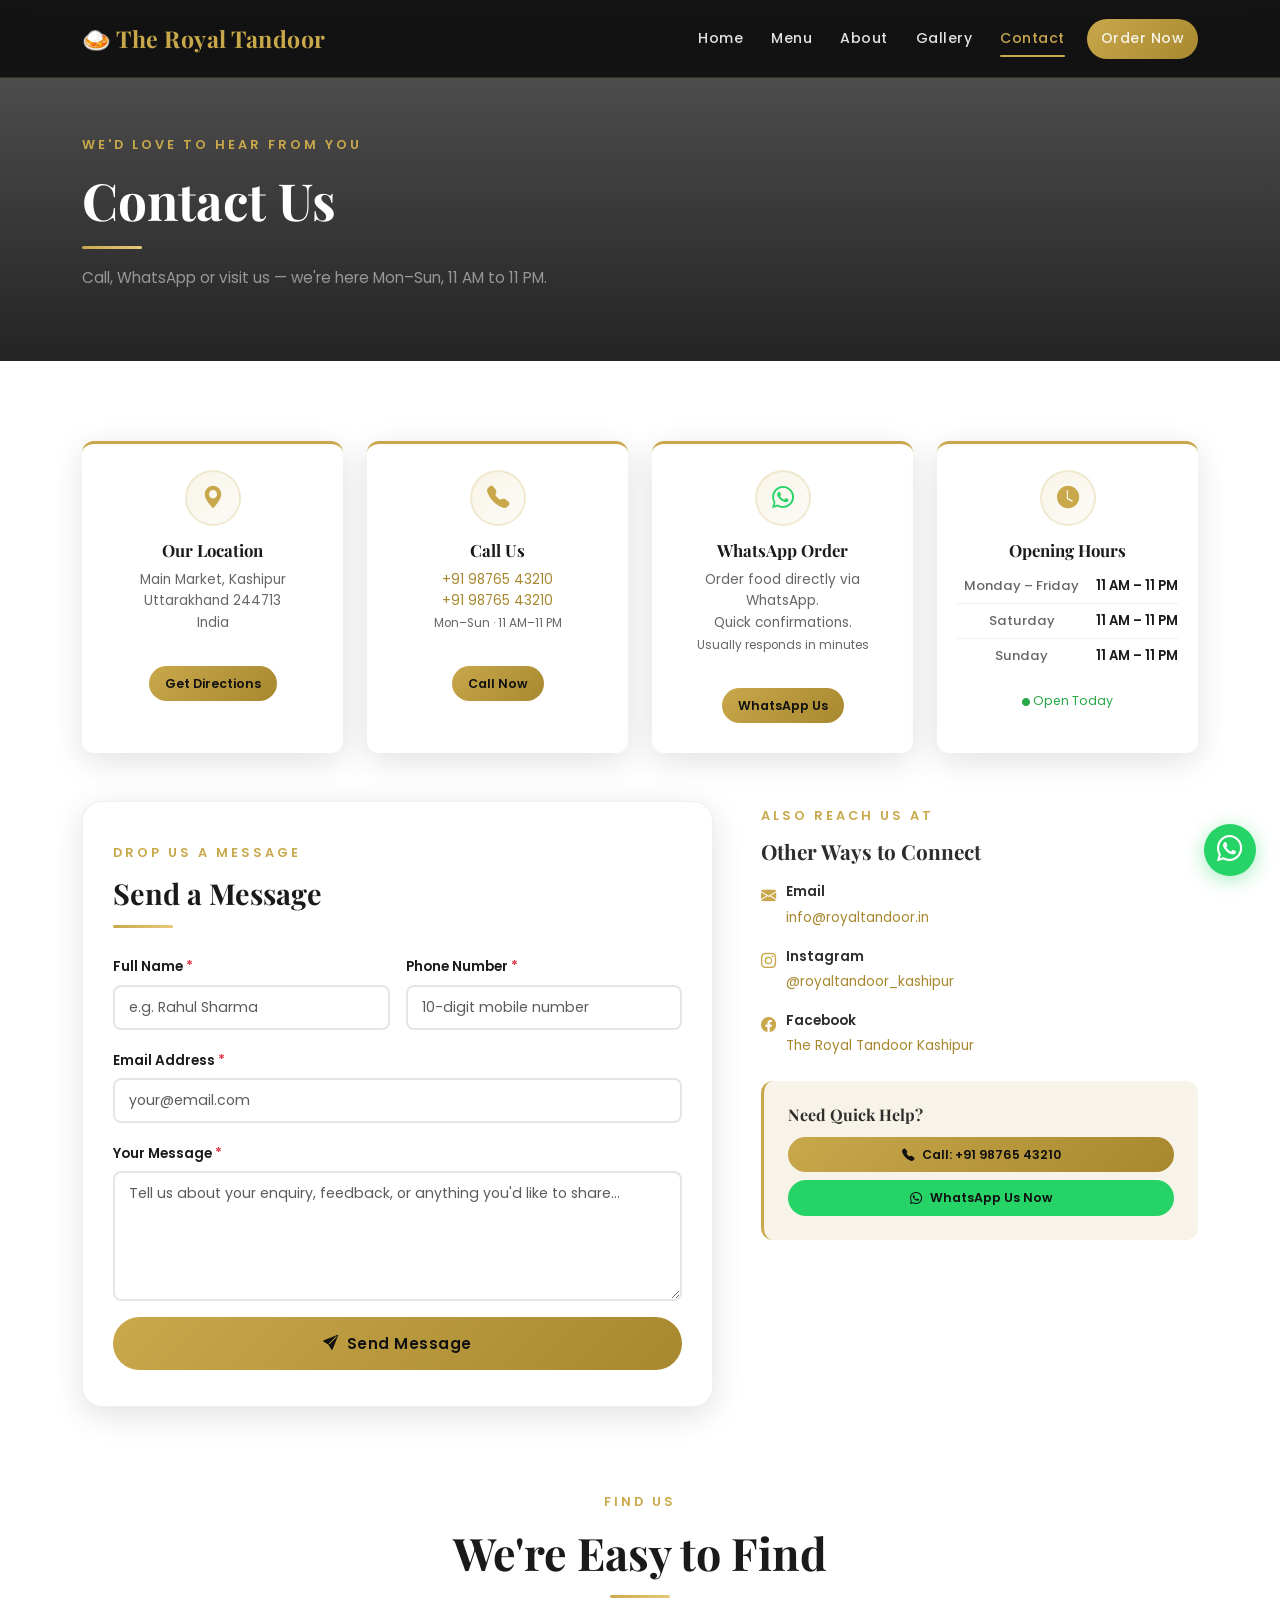
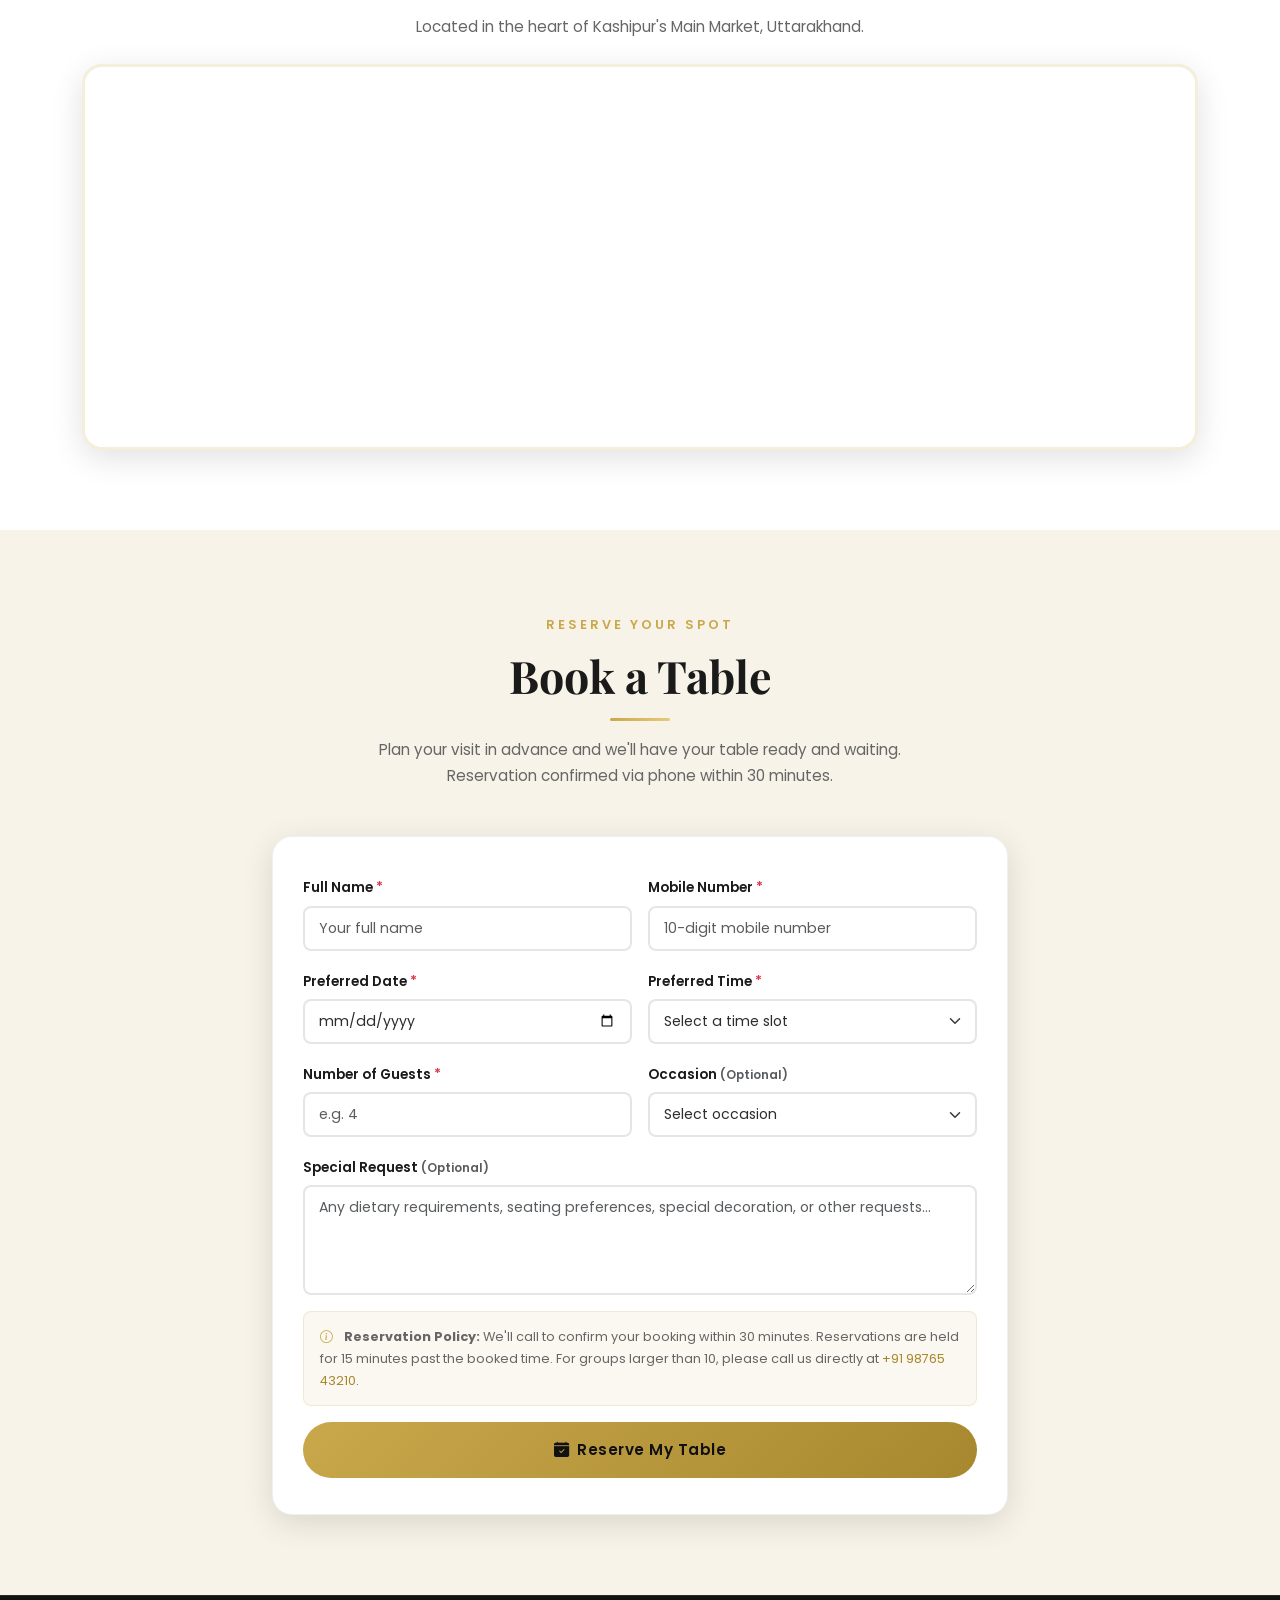
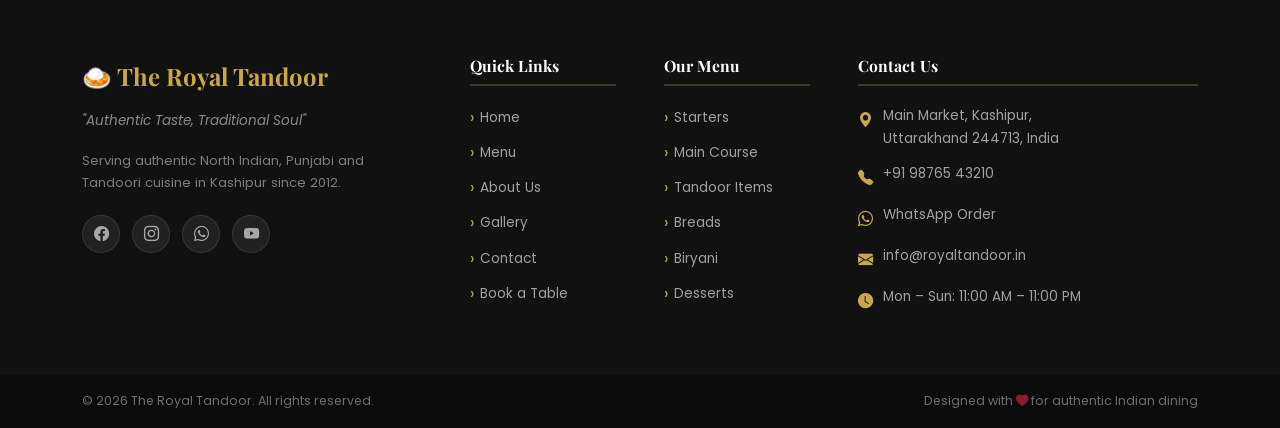
<file: contact.html>
<!DOCTYPE html>
<html lang="en">
<head>
  <meta charset="UTF-8">
  <meta name="viewport" content="width=device-width, initial-scale=1.0">

  <title>Contact & Reservations — The Royal Tandoor | Kashipur, Uttarakhand</title>
  <meta name="description" content="Contact The Royal Tandoor in Kashipur — call, WhatsApp or email us. Book a table online, get directions, or send us a message. Open Mon–Sun 11 AM–11 PM.">
  <meta name="keywords" content="contact Royal Tandoor Kashipur, book table Kashipur restaurant, reservation North Indian restaurant Uttarakhand, phone Royal Tandoor">

  <meta property="og:title"       content="Contact & Book — The Royal Tandoor, Kashipur">
  <meta property="og:description" content="Reach out to The Royal Tandoor. Book a table, get directions or contact us directly.">
  <meta property="og:image"       content="https://images.unsplash.com/photo-1414235077428-338989a2e8c0?w=1200&q=90">

  <link rel="icon" type="image/svg+xml" href="data:image/svg+xml,<svg xmlns='http://www.w3.org/2000/svg' viewBox='0 0 100 100'><text y='.9em' font-size='90'>🍛</text></svg>">

  <link rel="preconnect" href="https://fonts.googleapis.com">
  <link rel="preconnect" href="https://fonts.gstatic.com" crossorigin>
  <link href="https://fonts.googleapis.com/css2?family=Playfair+Display:ital,wght@0,400;0,700;0,800;1,400&family=Poppins:wght@300;400;500;600;700&display=swap" rel="stylesheet">
  <link href="https://cdn.jsdelivr.net/npm/bootstrap@5.3.2/dist/css/bootstrap.min.css" rel="stylesheet">
  <link href="https://cdn.jsdelivr.net/npm/bootstrap-icons@1.11.3/font/bootstrap-icons.min.css" rel="stylesheet">
  <link rel="stylesheet" href="css/style.css">
</head>
<body>

  <!-- Page Loader -->
  <div id="page-loader">
    <div class="loader-content">
      <div class="loader-logo">🍛 The Royal Tandoor</div>
      <div class="loader-ring"></div>
    </div>
  </div>

  <!-- NAVBAR -->
  <nav id="mainNav" class="navbar navbar-expand-lg fixed-top" aria-label="Main navigation">
    <div class="container">
      <a class="navbar-brand" href="index.html">🍛 The Royal Tandoor</a>
      <button class="navbar-toggler" type="button" data-bs-toggle="collapse" data-bs-target="#navbarNav"
        aria-controls="navbarNav" aria-expanded="false" aria-label="Toggle navigation">
        <span class="navbar-toggler-icon"></span>
      </button>
      <div class="collapse navbar-collapse" id="navbarNav">
        <ul class="navbar-nav ms-auto align-items-lg-center">
          <li class="nav-item"><a class="nav-link" href="index.html">Home</a></li>
          <li class="nav-item"><a class="nav-link" href="menu.html">Menu</a></li>
          <li class="nav-item"><a class="nav-link" href="about.html">About</a></li>
          <li class="nav-item"><a class="nav-link" href="gallery.html">Gallery</a></li>
          <li class="nav-item"><a class="nav-link" href="contact.html">Contact</a></li>
          <li class="nav-item"><a class="nav-link btn-order-now" href="contact.html#reservation">Order Now</a></li>
        </ul>
      </div>
    </div>
  </nav>

  <main>
    <!-- Contact Hero -->
    <header class="contact-hero page-hero" aria-label="Contact page hero">
      <div class="container">
        <span class="section-label">We'd Love to Hear From You</span>
        <h1 class="section-title light text-start" style="font-size: clamp(2.2rem,5vw,3.2rem);">Contact Us</h1>
        <p class="text-white-50 mb-0" style="font-size: 0.95rem;">
          Call, WhatsApp or visit us — we're here Mon–Sun, 11 AM to 11 PM.
        </p>
      </div>
    </header>

    <!-- ══ CONTACT INFO CARDS ══ -->
    <section aria-label="Contact information">
      <div class="container">
        <div class="row g-4 mb-5">

          <!-- Address -->
          <div class="col-lg-3 col-md-6 animate-on-scroll">
            <div class="contact-info-card">
              <div class="contact-icon"><i class="bi bi-geo-alt-fill"></i></div>
              <h3 class="contact-info-title">Our Location</h3>
              <p class="contact-info-text">
                Main Market, Kashipur<br>
                Uttarakhand 244713<br>
                India
              </p>
              <a href="https://maps.google.com/?q=Kashipur,Uttarakhand,India" target="_blank" rel="noopener"
                 class="btn-card mt-3 d-inline-block">Get Directions</a>
            </div>
          </div>

          <!-- Phone -->
          <div class="col-lg-3 col-md-6 animate-on-scroll">
            <div class="contact-info-card">
              <div class="contact-icon"><i class="bi bi-telephone-fill"></i></div>
              <h3 class="contact-info-title">Call Us</h3>
              <p class="contact-info-text">
                <a href="tel:+919876543210">+91 98765 43210</a><br>
                <a href="tel:+919876543210">+91 98765 43210</a><br>
                <small>Mon–Sun · 11 AM–11 PM</small>
              </p>
              <a href="tel:+919876543210" class="btn-card mt-3 d-inline-block">Call Now</a>
            </div>
          </div>

          <!-- WhatsApp -->
          <div class="col-lg-3 col-md-6 animate-on-scroll">
            <div class="contact-info-card">
              <div class="contact-icon" style="color: #25D366;"><i class="bi bi-whatsapp"></i></div>
              <h3 class="contact-info-title">WhatsApp Order</h3>
              <p class="contact-info-text">
                Order food directly via WhatsApp.<br>
                Quick confirmations.<br>
                <small>Usually responds in minutes</small>
              </p>
              <a href="https://wa.me/919876543210?text=Hello%20The%20Royal%20Tandoor%2C%20I%20would%20like%20to%20place%20an%20order."
                 target="_blank" rel="noopener" class="btn-card mt-3 d-inline-block">WhatsApp Us</a>
            </div>
          </div>

          <!-- Hours -->
          <div class="col-lg-3 col-md-6 animate-on-scroll">
            <div class="contact-info-card">
              <div class="contact-icon"><i class="bi bi-clock-fill"></i></div>
              <h3 class="contact-info-title">Opening Hours</h3>
              <table class="hours-table mt-2">
                <tr>
                  <td>Monday – Friday</td>
                  <td>11 AM – 11 PM</td>
                </tr>
                <tr>
                  <td>Saturday</td>
                  <td>11 AM – 11 PM</td>
                </tr>
                <tr>
                  <td>Sunday</td>
                  <td>11 AM – 11 PM</td>
                </tr>
              </table>
              <p class="mt-3" style="font-size: 0.78rem; color: #28a745;">
                <i class="bi bi-circle-fill" style="font-size: 0.5rem;"></i> Open Today
              </p>
            </div>
          </div>

        </div><!-- end row -->

        <!-- ══ CONTACT FORM + EMAIL INFO ══ -->
        <div class="row g-5 align-items-start animate-on-scroll">

          <!-- Contact Form -->
          <div class="col-lg-7">
            <div class="form-section">
              <span class="section-label">Drop Us a Message</span>
              <h2 class="section-title text-start mb-4" style="font-size: 1.8rem;">Send a Message</h2>

              <form id="contactForm" novalidate>
                <div class="row g-3">
                  <div class="col-md-6">
                    <label for="contactName" class="form-label">Full Name <span class="text-danger">*</span></label>
                    <input type="text" id="contactName" class="form-control" placeholder="e.g. Rahul Sharma" maxlength="80">
                    <div id="contactNameError" class="invalid-feedback"></div>
                  </div>
                  <div class="col-md-6">
                    <label for="contactPhone" class="form-label">Phone Number <span class="text-danger">*</span></label>
                    <input type="tel" id="contactPhone" class="form-control" placeholder="10-digit mobile number" maxlength="10">
                    <div id="contactPhoneError" class="invalid-feedback"></div>
                  </div>
                  <div class="col-12">
                    <label for="contactEmail" class="form-label">Email Address <span class="text-danger">*</span></label>
                    <input type="email" id="contactEmail" class="form-control" placeholder="your@email.com" maxlength="120">
                    <div id="contactEmailError" class="invalid-feedback"></div>
                  </div>
                  <div class="col-12">
                    <label for="contactMessage" class="form-label">Your Message <span class="text-danger">*</span></label>
                    <textarea id="contactMessage" class="form-control" rows="5"
                      placeholder="Tell us about your enquiry, feedback, or anything you'd like to share..."></textarea>
                    <div id="contactMessageError" class="invalid-feedback"></div>
                  </div>
                  <div class="col-12">
                    <button type="submit" class="btn-gold w-100" style="border: none; cursor: pointer; font-size: 0.95rem; padding: 14px;">
                      <i class="bi bi-send-fill me-2"></i>Send Message
                    </button>
                  </div>
                </div>
              </form>
            </div>
          </div>

          <!-- Email + Extra Info -->
          <div class="col-lg-5">
            <div class="mb-4">
              <span class="section-label">Also Reach Us At</span>
              <h3 style="font-family: var(--font-heading); font-size: 1.3rem; margin-bottom: 16px;">Other Ways to Connect</h3>
              <div class="footer-contact-item" style="color: var(--color-text);">
                <i class="bi bi-envelope-fill"></i>
                <div>
                  <div style="font-weight: 600; margin-bottom: 2px;">Email</div>
                  <a href="mailto:info@royaltandoor.in" style="color: var(--color-gold-dark);">info@royaltandoor.in</a>
                </div>
              </div>
              <div class="footer-contact-item mt-3" style="color: var(--color-text);">
                <i class="bi bi-instagram" style="color: var(--color-gold);"></i>
                <div>
                  <div style="font-weight: 600; margin-bottom: 2px;">Instagram</div>
                  <a href="#" style="color: var(--color-gold-dark);">@royaltandoor_kashipur</a>
                </div>
              </div>
              <div class="footer-contact-item mt-3" style="color: var(--color-text);">
                <i class="bi bi-facebook" style="color: var(--color-gold);"></i>
                <div>
                  <div style="font-weight: 600; margin-bottom: 2px;">Facebook</div>
                  <a href="#" style="color: var(--color-gold-dark);">The Royal Tandoor Kashipur</a>
                </div>
              </div>
            </div>

            <!-- Quick actions -->
            <div class="p-4" style="background: var(--color-cream); border-radius: var(--border-radius); border-left: 3px solid var(--color-gold);">
              <h4 style="font-family: var(--font-heading); font-size: 1rem; margin-bottom: 12px;">Need Quick Help?</h4>
              <div class="d-flex flex-column gap-2">
                <a href="tel:+919876543210" class="btn-card d-flex align-items-center gap-2" style="justify-content: center;">
                  <i class="bi bi-telephone-fill"></i> Call: +91 98765 43210
                </a>
                <a href="https://wa.me/919876543210?text=Hello%20The%20Royal%20Tandoor%2C%20I%20have%20a%20question."
                   target="_blank" rel="noopener"
                   class="btn-card d-flex align-items-center gap-2"
                   style="background: #25D366; justify-content: center;">
                  <i class="bi bi-whatsapp"></i> WhatsApp Us Now
                </a>
              </div>
            </div>
          </div>

        </div><!-- end contact form row -->
      </div><!-- end container -->
    </section>

    <!-- ══ GOOGLE MAP ══ -->
    <section style="padding: 0 0 80px;" aria-label="Restaurant location map">
      <div class="container">
        <div class="text-center mb-4 animate-on-scroll">
          <span class="section-label">Find Us</span>
          <h2 class="section-title">We're Easy to Find</h2>
          <p class="section-subtitle">Located in the heart of Kashipur's Main Market, Uttarakhand.</p>
        </div>
        <div class="map-wrapper animate-on-scroll">
          <iframe
            src="https://www.google.com/maps/embed?pb=!1m18!1m12!1m3!1d55787.81143576455!2d78.95117465!3d29.2109745!2m3!1f0!2f0!3f0!3m2!1i1024!2i768!4f13.1!3m3!1m2!1s0x39a093e89f7d6547%3A0x39e4c7cdc4862213!2sKashipur%2C%20Uttarakhand!5e0!3m2!1sen!2sin!4v1728131074000!5m2!1sen!2sin"
            width="100%" height="380" style="border:0;" allowfullscreen="" loading="lazy"
            referrerpolicy="no-referrer-when-downgrade"
            title="The Royal Tandoor location on Google Maps">
          </iframe>
        </div>
      </div>
    </section>

    <!-- ══ BOOK A TABLE ══ -->
    <section id="reservation" class="bg-cream" aria-label="Table reservation form">
      <div class="container">
        <div class="row justify-content-center">
          <div class="col-lg-8">
            <div class="text-center mb-5 animate-on-scroll">
              <span class="section-label">Reserve Your Spot</span>
              <h2 class="section-title">Book a Table</h2>
              <p class="section-subtitle">
                Plan your visit in advance and we'll have your table ready and waiting.
                Reservation confirmed via phone within 30 minutes.
              </p>
            </div>

            <div class="form-section animate-on-scroll">
              <form id="reservationForm" novalidate>
                <div class="row g-3">

                  <!-- Name -->
                  <div class="col-md-6">
                    <label for="resName" class="form-label">Full Name <span class="text-danger">*</span></label>
                    <input type="text" id="resName" class="form-control" placeholder="Your full name" maxlength="80">
                    <div id="resNameError" class="invalid-feedback"></div>
                  </div>

                  <!-- Phone -->
                  <div class="col-md-6">
                    <label for="resPhone" class="form-label">Mobile Number <span class="text-danger">*</span></label>
                    <input type="tel" id="resPhone" class="form-control" placeholder="10-digit mobile number" maxlength="10">
                    <div id="resPhoneError" class="invalid-feedback"></div>
                  </div>

                  <!-- Date -->
                  <div class="col-md-6">
                    <label for="resDate" class="form-label">Preferred Date <span class="text-danger">*</span></label>
                    <input type="date" id="resDate" class="form-control">
                    <div id="resDateError" class="invalid-feedback"></div>
                  </div>

                  <!-- Time -->
                  <div class="col-md-6">
                    <label for="resTime" class="form-label">Preferred Time <span class="text-danger">*</span></label>
                    <select id="resTime" class="form-select">
                      <option value="">Select a time slot</option>
                      <option value="11:00 AM">11:00 AM</option>
                      <option value="12:00 PM">12:00 PM (Lunch)</option>
                      <option value="1:00 PM">1:00 PM</option>
                      <option value="2:00 PM">2:00 PM</option>
                      <option value="3:00 PM">3:00 PM</option>
                      <option value="6:00 PM">6:00 PM (Dinner)</option>
                      <option value="7:00 PM">7:00 PM</option>
                      <option value="8:00 PM">8:00 PM</option>
                      <option value="9:00 PM">9:00 PM</option>
                      <option value="10:00 PM">10:00 PM</option>
                    </select>
                    <div id="resTimeError" class="invalid-feedback"></div>
                  </div>

                  <!-- Guests -->
                  <div class="col-md-6">
                    <label for="resGuests" class="form-label">Number of Guests <span class="text-danger">*</span></label>
                    <input type="number" id="resGuests" class="form-control" placeholder="e.g. 4" min="1" max="30">
                    <div id="resGuestsError" class="invalid-feedback"></div>
                  </div>

                  <!-- Occasion -->
                  <div class="col-md-6">
                    <label for="resOccasion" class="form-label">Occasion <small class="text-muted">(Optional)</small></label>
                    <select id="resOccasion" class="form-select">
                      <option value="">Select occasion</option>
                      <option>Birthday Celebration</option>
                      <option>Anniversary</option>
                      <option>Family Dinner</option>
                      <option>Business Lunch</option>
                      <option>Casual Dining</option>
                      <option>Other</option>
                    </select>
                  </div>

                  <!-- Special Request -->
                  <div class="col-12">
                    <label for="resRequest" class="form-label">Special Request <small class="text-muted">(Optional)</small></label>
                    <textarea id="resRequest" class="form-control" rows="3"
                      placeholder="Any dietary requirements, seating preferences, special decoration, or other requests..."></textarea>
                  </div>

                  <!-- Policies -->
                  <div class="col-12">
                    <div style="background: rgba(201,168,76,0.08); border: 1px solid rgba(201,168,76,0.2); border-radius: 8px; padding: 14px 16px;">
                      <p style="font-size: 0.8rem; color: var(--color-text-light); margin: 0; line-height: 1.7;">
                        <i class="bi bi-info-circle text-gold me-2"></i>
                        <strong>Reservation Policy:</strong> We'll call to confirm your booking within 30 minutes.
                        Reservations are held for 15 minutes past the booked time. For groups larger than 10,
                        please call us directly at <a href="tel:+919876543210" style="color: var(--color-gold-dark);">+91 98765 43210</a>.
                      </p>
                    </div>
                  </div>

                  <!-- Submit -->
                  <div class="col-12">
                    <button type="submit" class="btn-gold w-100" style="border: none; cursor: pointer; font-size: 0.95rem; padding: 15px;">
                      <i class="bi bi-calendar-check-fill me-2"></i>Reserve My Table
                    </button>
                  </div>

                </div><!-- end row -->
              </form>
            </div><!-- end form-section -->
          </div>
        </div>
      </div>
    </section>
  </main>

  <!-- FOOTER -->
  <footer aria-label="Site footer">
    <div class="container">
      <div class="row g-5">
        <div class="col-lg-4">
          <span class="footer-logo">🍛 The Royal Tandoor</span>
          <p class="footer-tagline">"Authentic Taste, Traditional Soul"</p>
          <p style="color: rgba(255,255,255,0.45); font-size: 0.82rem; line-height: 1.7; margin-bottom: 20px;">Serving authentic North Indian, Punjabi and Tandoori cuisine in Kashipur since 2012.</p>
          <div class="footer-social">
            <a href="#" aria-label="Facebook"><i class="bi bi-facebook"></i></a>
            <a href="#" aria-label="Instagram"><i class="bi bi-instagram"></i></a>
            <a href="https://wa.me/919876543210" aria-label="WhatsApp" target="_blank" rel="noopener"><i class="bi bi-whatsapp"></i></a>
            <a href="#" aria-label="YouTube"><i class="bi bi-youtube"></i></a>
          </div>
        </div>
        <div class="col-lg-2 col-md-4">
          <h4 class="footer-heading">Quick Links</h4>
          <ul class="footer-links">
            <li><a href="index.html">Home</a></li>
            <li><a href="menu.html">Menu</a></li>
            <li><a href="about.html">About Us</a></li>
            <li><a href="gallery.html">Gallery</a></li>
            <li><a href="contact.html">Contact</a></li>
            <li><a href="contact.html#reservation">Book a Table</a></li>
          </ul>
        </div>
        <div class="col-lg-2 col-md-4">
          <h4 class="footer-heading">Our Menu</h4>
          <ul class="footer-links">
            <li><a href="menu.html">Starters</a></li>
            <li><a href="menu.html">Main Course</a></li>
            <li><a href="menu.html">Tandoor Items</a></li>
            <li><a href="menu.html">Breads</a></li>
            <li><a href="menu.html">Biryani</a></li>
            <li><a href="menu.html">Desserts</a></li>
          </ul>
        </div>
        <div class="col-lg-4 col-md-4">
          <h4 class="footer-heading">Contact Us</h4>
          <div class="footer-contact-item"><i class="bi bi-geo-alt-fill"></i><span>Main Market, Kashipur,<br>Uttarakhand 244713, India</span></div>
          <div class="footer-contact-item"><i class="bi bi-telephone-fill"></i><a href="tel:+919876543210">+91 98765 43210</a></div>
          <div class="footer-contact-item"><i class="bi bi-whatsapp"></i><a href="https://wa.me/919876543210" target="_blank" rel="noopener">WhatsApp Order</a></div>
          <div class="footer-contact-item"><i class="bi bi-envelope-fill"></i><a href="mailto:info@royaltandoor.in">info@royaltandoor.in</a></div>
          <div class="footer-contact-item"><i class="bi bi-clock-fill"></i><span>Mon – Sun: 11:00 AM – 11:00 PM</span></div>
        </div>
      </div>
    </div>
    <div class="footer-bottom mt-5">
      <div class="container">
        <div class="row align-items-center">
          <div class="col-md-6"><p>&copy; 2026 The Royal Tandoor. All rights reserved.</p></div>
          <div class="col-md-6 text-md-end"><p>Designed with <i class="bi bi-heart-fill" style="color: var(--color-burgundy);"></i> for authentic Indian dining</p></div>
        </div>
      </div>
    </div>
  </footer>

  <!-- Floating WhatsApp -->
  <a id="whatsappFloat" class="whatsapp-float" href="#" target="_blank" rel="noopener" aria-label="Order on WhatsApp">
    <i class="bi bi-whatsapp"></i>
    <span class="whatsapp-tooltip">Order on WhatsApp</span>
  </a>

  <!-- Scroll to Top -->
  <button id="scrollTopBtn" aria-label="Scroll to top"><i class="bi bi-arrow-up"></i></button>

  <!-- Success Overlay -->
  <div id="successOverlay" class="success-overlay" role="dialog" aria-modal="true">
    <div class="success-box">
      <div class="success-icon"><i class="bi bi-check-lg"></i></div>
      <h3 class="success-title" id="successTitle">Success!</h3>
      <p class="success-text" id="successText"></p>
      <button id="successClose" class="btn-gold" style="border: none; cursor: pointer;">Close</button>
    </div>
  </div>

  <script src="https://cdn.jsdelivr.net/npm/bootstrap@5.3.2/dist/js/bootstrap.bundle.min.js"></script>
  <script src="js/script.js"></script>
</body>
</html>
</file>
<file: css/style.css>
/* ==========================================================
   THE ROYAL TANDOOR — style.css
   Premium Indian Restaurant Website
   ========================================================== */

/* ── CSS Custom Properties ── */
:root {
  --color-primary:    #1a1a1a;
  --color-gold:       #c9a84c;
  --color-gold-light: #e8c97a;
  --color-gold-dark:  #a8882e;
  --color-cream:      #f8f3e8;
  --color-cream-dark: #ede6d3;
  --color-burgundy:   #8b1a2f;
  --color-dark-bg:    #111111;
  --color-surface:    #1e1e1e;
  --color-text:       #2d2d2d;
  --color-text-light: #666666;
  --color-white:      #ffffff;

  --font-heading: 'Playfair Display', Georgia, serif;
  --font-body:    'Poppins', 'Segoe UI', sans-serif;

  --transition:      0.3s ease;
  --transition-slow: 0.5s ease;
  --shadow-card:     0 8px 32px rgba(0, 0, 0, 0.12);
  --shadow-hover:    0 16px 48px rgba(0, 0, 0, 0.20);
  --shadow-gold:     0 4px 20px rgba(201, 168, 76, 0.30);
  --border-radius:   12px;
  --border-radius-lg:20px;
}

/* ── Reset & Base ── */
*,
*::before,
*::after {
  box-sizing: border-box;
  margin: 0;
  padding: 0;
}

html {
  scroll-behavior: smooth;
  font-size: 16px;
  overflow-x: hidden;
}

body {
  font-family: var(--font-body);
  color: var(--color-text);
  background-color: var(--color-white);
  overflow-x: hidden;
  width: 100%;
  line-height: 1.7;
  position: relative;
}

img {
  max-width: 100%;
  height: auto;
  display: block;
}

a {
  text-decoration: none;
  transition: color var(--transition);
}

ul {
  list-style: none;
  padding: 0;
  margin: 0;
}

section {
  padding: 80px 0;
  position: relative;
  overflow: hidden;
}

/* ── Typography ── */
h1, h2, h3, h4, h5, h6 {
  font-family: var(--font-heading);
  font-weight: 700;
  line-height: 1.25;
}

/* ── Utility Classes ── */
.text-gold      { color: var(--color-gold) !important; }
.text-cream     { color: var(--color-cream) !important; }
.bg-dark-custom { background-color: var(--color-dark-bg) !important; }
.bg-cream       { background-color: var(--color-cream) !important; }
.bg-surface     { background-color: var(--color-surface) !important; }

/* Section titles */
.section-label {
  display: inline-block;
  font-family: var(--font-body);
  font-size: 0.8rem;
  font-weight: 600;
  letter-spacing: 3px;
  text-transform: uppercase;
  color: var(--color-gold);
  margin-bottom: 12px;
}

.section-title {
  font-family: var(--font-heading);
  font-size: clamp(1.8rem, 4vw, 2.8rem);
  color: var(--color-primary);
  margin-bottom: 16px;
  position: relative;
}

.section-title.light {
  color: var(--color-white);
}

.section-title::after {
  content: '';
  display: block;
  width: 60px;
  height: 3px;
  background: linear-gradient(90deg, var(--color-gold), var(--color-gold-light));
  margin: 14px auto 0;
  border-radius: 2px;
}

.section-title.text-start::after {
  margin: 14px 0 0;
}

.section-subtitle {
  font-size: 0.95rem;
  color: var(--color-text-light);
  max-width: 580px;
  margin: 0 auto;
}

.section-subtitle.light {
  color: rgba(255, 255, 255, 0.75);
}

/* ── Buttons ── */
.btn-gold {
  background: linear-gradient(135deg, var(--color-gold), var(--color-gold-dark));
  color: var(--color-dark-bg) !important;
  font-weight: 600;
  font-size: 0.9rem;
  letter-spacing: 0.5px;
  padding: 12px 28px;
  border-radius: 50px;
  border: 2px solid transparent;
  transition: all var(--transition);
  display: inline-flex;
  align-items: center;
  justify-content: center;
  white-space: nowrap;
}

.btn-gold:hover,
.btn-gold:focus {
  background: linear-gradient(135deg, var(--color-gold-light), var(--color-gold));
  color: var(--color-dark-bg) !important;
  box-shadow: var(--shadow-gold);
  transform: translateY(-2px);
}

.btn-outline-gold {
  background: transparent;
  color: var(--color-gold) !important;
  font-weight: 600;
  font-size: 0.9rem;
  letter-spacing: 0.5px;
  padding: 12px 28px;
  border-radius: 50px;
  border: 2px solid var(--color-gold);
  transition: all var(--transition);
  display: inline-flex;
  align-items: center;
  justify-content: center;
  white-space: nowrap;
}

.btn-outline-gold:hover,
.btn-outline-gold:focus {
  background: var(--color-gold);
  color: var(--color-dark-bg) !important;
  box-shadow: var(--shadow-gold);
  transform: translateY(-2px);
}

.btn-outline-light-gold {
  background: transparent;
  color: var(--color-white) !important;
  font-weight: 600;
  font-size: 0.9rem;
  letter-spacing: 0.5px;
  padding: 12px 28px;
  border-radius: 50px;
  border: 2px solid rgba(255, 255, 255, 0.5);
  transition: all var(--transition);
  display: inline-flex;
  align-items: center;
  justify-content: center;
  white-space: nowrap;
}

.btn-outline-light-gold:hover {
  background: var(--color-gold);
  color: var(--color-dark-bg) !important;
  border-color: var(--color-gold);
  transform: translateY(-2px);
}

/* ── Page Loader ── */
#page-loader {
  position: fixed;
  inset: 0;
  background-color: var(--color-dark-bg);
  display: flex;
  align-items: center;
  justify-content: center;
  z-index: 99999;
  transition: opacity 0.5s ease, visibility 0.5s ease;
}

#page-loader.loaded {
  opacity: 0;
  visibility: hidden;
}

.loader-content {
  text-align: center;
}

.loader-logo {
  font-family: var(--font-heading);
  font-size: 1.6rem;
  color: var(--color-gold);
  margin-bottom: 20px;
  letter-spacing: 2px;
}

.loader-ring {
  width: 48px;
  height: 48px;
  border: 3px solid rgba(201, 168, 76, 0.15);
  border-top-color: var(--color-gold);
  border-radius: 50%;
  animation: spin 0.8s linear infinite;
  margin: 0 auto;
}

@keyframes spin {
  to { transform: rotate(360deg); }
}

/* ── Navbar ── */
#mainNav {
  background-color: rgba(17, 17, 17, 0.97);
  backdrop-filter: blur(10px);
  -webkit-backdrop-filter: blur(10px);
  padding: 14px 0;
  transition: padding var(--transition), box-shadow var(--transition);
  border-bottom: 1px solid rgba(201, 168, 76, 0.2);
  z-index: 1050;
}

#mainNav.scrolled {
  padding: 10px 0;
  box-shadow: 0 4px 30px rgba(0, 0, 0, 0.5);
}

.navbar-brand {
  font-family: var(--font-heading);
  font-size: clamp(1.15rem, 3.5vw, 1.45rem);
  color: var(--color-gold) !important;
  font-weight: 700;
  letter-spacing: 0.5px;
  white-space: nowrap;
}

.navbar-brand span {
  color: var(--color-white);
}

.navbar-nav .nav-link {
  color: rgba(255, 255, 255, 0.88) !important;
  font-size: 0.88rem;
  font-weight: 500;
  letter-spacing: 0.5px;
  padding: 8px 14px !important;
  transition: color var(--transition);
  position: relative;
}

.navbar-nav .nav-link::after {
  content: '';
  position: absolute;
  bottom: 2px;
  left: 14px;
  right: 14px;
  height: 2px;
  background: var(--color-gold);
  border-radius: 2px;
  transform: scaleX(0);
  transition: transform var(--transition);
}

.navbar-nav .nav-link:hover,
.navbar-nav .nav-link.active {
  color: var(--color-gold) !important;
}

.navbar-nav .nav-link:hover::after,
.navbar-nav .nav-link.active::after {
  transform: scaleX(1);
}

.navbar-toggler {
  border-color: rgba(201, 168, 76, 0.5);
  padding: 6px 10px;
}

.navbar-toggler-icon {
  background-image: url("data:image/svg+xml,%3csvg xmlns='http://www.w3.org/2000/svg' viewBox='0 0 30 30'%3e%3cpath stroke='rgba%28201%2C168%2C76%2C0.9%29' stroke-linecap='round' stroke-miterlimit='10' stroke-width='2' d='M4 7h22M4 15h22M4 23h22'/%3e%3c/svg%3e");
}

.btn-order-now {
  background: linear-gradient(135deg, var(--color-gold), var(--color-gold-dark));
  color: var(--color-dark-bg) !important;
  font-weight: 700;
  font-size: 0.82rem;
  letter-spacing: 0.5px;
  padding: 8px 20px !important;
  border-radius: 50px;
  margin-left: 8px;
  transition: all var(--transition) !important;
  display: inline-block;
}

.btn-order-now::after {
  display: none !important;
}

.btn-order-now:hover {
  background: linear-gradient(135deg, var(--color-gold-light), var(--color-gold)) !important;
  box-shadow: var(--shadow-gold);
  transform: translateY(-1px);
}

/* ── Hero Section ── */
.hero-section {
  position: relative;
  min-height: 100vh;
  display: flex;
  align-items: center;
  padding-top: 120px;
  padding-bottom: 80px;
  background-image: url('https://images.unsplash.com/photo-1414235077428-338989a2e8c0?w=1600&q=90');
  background-size: cover;
  background-position: center;
  background-attachment: scroll;
  box-sizing: border-box;
  overflow: hidden;
  width: 100%;
}

.hero-section::before {
  content: '';
  position: absolute;
  inset: 0;
  background: linear-gradient(
    135deg,
    rgba(17, 17, 17, 0.90) 0%,
    rgba(17, 17, 17, 0.70) 50%,
    rgba(139, 26, 47, 0.40) 100%
  );
}

.hero-content {
  position: relative;
  z-index: 2;
}

.hero-badge {
  display: inline-block;
  background: rgba(201, 168, 76, 0.15);
  border: 1px solid rgba(201, 168, 76, 0.4);
  color: var(--color-gold);
  font-size: 0.75rem;
  font-weight: 600;
  letter-spacing: 2px;
  text-transform: uppercase;
  padding: 6px 18px;
  border-radius: 50px;
  margin-bottom: 20px;
  backdrop-filter: blur(4px);
  max-width: 100%;
  white-space: normal;
}

.hero-title {
  font-family: var(--font-heading);
  font-size: clamp(2.2rem, 5.5vw, 4.5rem);
  color: var(--color-white);
  font-weight: 800;
  line-height: 1.15;
  margin-bottom: 12px;
  text-shadow: 0 2px 20px rgba(0,0,0,0.5);
  word-break: break-word;
}

.hero-title span {
  color: var(--color-gold);
}

.hero-tagline {
  font-family: var(--font-heading);
  font-size: clamp(1.05rem, 2.5vw, 1.4rem);
  color: var(--color-gold-light);
  font-style: italic;
  margin-bottom: 18px;
}

.hero-desc {
  font-size: 0.95rem;
  color: rgba(255, 255, 255, 0.85);
  max-width: 540px;
  margin-bottom: 32px;
  line-height: 1.75;
}

.hero-buttons {
  display: flex;
  flex-wrap: wrap;
  gap: 14px;
  margin-bottom: 36px;
}

.hero-trust {
  display: flex;
  align-items: center;
  flex-wrap: wrap;
  gap: 8px 12px;
  font-size: 0.82rem;
  color: rgba(255, 255, 255, 0.75);
  font-weight: 500;
  letter-spacing: 0.5px;
}

.hero-trust-dot {
  color: var(--color-gold);
}

.hero-scroll {
  position: absolute;
  bottom: 24px;
  left: 50%;
  transform: translateX(-50%);
  color: rgba(255, 255, 255, 0.6);
  font-size: 0.72rem;
  letter-spacing: 2px;
  text-align: center;
  animation: bounceDown 2s infinite;
  cursor: pointer;
  z-index: 2;
}

.hero-scroll i {
  display: block;
  font-size: 1.3rem;
  margin-top: 4px;
}

@keyframes bounceDown {
  0%, 100% { transform: translateX(-50%) translateY(0); }
  50%       { transform: translateX(-50%) translateY(6px); }
}

/* ── Animations ── */
.fade-in-up {
  opacity: 0;
  transform: translateY(25px);
  animation: fadeInUp 0.6s ease forwards;
}

.fade-in-up:nth-child(1) { animation-delay: 0.1s; }
.fade-in-up:nth-child(2) { animation-delay: 0.2s; }
.fade-in-up:nth-child(3) { animation-delay: 0.3s; }
.fade-in-up:nth-child(4) { animation-delay: 0.4s; }
.fade-in-up:nth-child(5) { animation-delay: 0.5s; }

@keyframes fadeInUp {
  to { opacity: 1; transform: translateY(0); }
}

.animate-on-scroll {
  opacity: 0;
  transform: translateY(30px);
  transition: opacity 0.6s ease, transform 0.6s ease;
}

.animate-on-scroll.visible {
  opacity: 1;
  transform: translateY(0);
}

/* ── Food Cards & Menu Cards (Anti-Overlap Layout) ── */
.food-card,
.menu-card {
  background: var(--color-white);
  border-radius: var(--border-radius);
  overflow: hidden;
  box-shadow: var(--shadow-card);
  transition: transform var(--transition), box-shadow var(--transition), border-color var(--transition);
  border: 1px solid rgba(0, 0, 0, 0.08);
  height: 100%;
  display: flex;
  flex-direction: column;
}

.food-card:hover,
.menu-card:hover {
  transform: translateY(-6px);
  box-shadow: var(--shadow-hover);
  border-color: rgba(201, 168, 76, 0.3);
}

.food-card-img-wrapper,
.menu-card-img-wrapper {
  position: relative;
  overflow: hidden;
  height: 200px;
  width: 100%;
  flex-shrink: 0;
  background-color: #1e1e1e;
}

.food-card-img-wrapper img,
.menu-card-img-wrapper img,
.menu-card-img {
  width: 100%;
  height: 100%;
  object-fit: cover;
  display: block;
  transition: transform var(--transition-slow);
}

.food-card:hover .food-card-img-wrapper img,
.menu-card:hover .menu-card-img {
  transform: scale(1.06);
}

.veg-indicator {
  position: absolute;
  top: 12px;
  left: 12px;
  width: 20px;
  height: 20px;
  border-radius: 4px;
  border: 2px solid;
  display: flex;
  align-items: center;
  justify-content: center;
  z-index: 2;
  box-shadow: 0 2px 6px rgba(0,0,0,0.2);
}

.veg-indicator.veg {
  border-color: #28a745;
  background: rgba(255,255,255,0.95);
}

.veg-indicator.veg::after {
  content: '';
  width: 8px;
  height: 8px;
  background: #28a745;
  border-radius: 50%;
}

.veg-indicator.non-veg {
  border-color: #dc3545;
  background: rgba(255,255,255,0.95);
}

.veg-indicator.non-veg::after {
  content: '';
  width: 0;
  height: 0;
  border-left: 5px solid transparent;
  border-right: 5px solid transparent;
  border-bottom: 8px solid #dc3545;
}

.food-card-body,
.menu-card-body {
  padding: 18px 20px 20px;
  flex: 1 1 auto;
  display: flex;
  flex-direction: column;
  box-sizing: border-box;
}

.food-card-name,
.menu-card-name {
  font-family: var(--font-heading);
  font-size: 1.1rem;
  color: var(--color-primary);
  margin-bottom: 6px;
  font-weight: 700;
}

.food-card-desc,
.menu-card-desc {
  font-size: 0.85rem;
  color: var(--color-text-light);
  margin-bottom: 16px;
  line-height: 1.5;
  flex: 1 1 auto;
}

.food-card-footer,
.menu-card-footer {
  display: flex;
  align-items: center;
  justify-content: space-between;
  gap: 8px;
  margin-top: auto;
  padding-top: 12px;
  border-top: 1px solid rgba(0, 0, 0, 0.06);
}

.food-price {
  font-family: var(--font-heading);
  font-size: 1.15rem;
  font-weight: 700;
  color: var(--color-gold-dark);
  white-space: nowrap;
}

.btn-card {
  background: linear-gradient(135deg, var(--color-gold), var(--color-gold-dark));
  color: var(--color-dark-bg) !important;
  font-size: 0.78rem;
  font-weight: 600;
  padding: 7px 16px;
  border-radius: 50px;
  border: none;
  transition: all var(--transition);
  white-space: nowrap;
  display: inline-block;
}

.btn-card:hover {
  background: linear-gradient(135deg, var(--color-gold-light), var(--color-gold));
  color: var(--color-dark-bg) !important;
  box-shadow: var(--shadow-gold);
  transform: translateY(-1px);
}

/* ── About Preview Section ── */
.about-image-wrapper {
  position: relative;
  width: 100%;
}

.about-image-wrapper img {
  border-radius: var(--border-radius-lg);
  width: 100%;
  height: 420px;
  object-fit: cover;
  box-shadow: var(--shadow-hover);
}

.about-image-badge {
  position: absolute;
  bottom: 20px;
  right: 20px;
  background: var(--color-gold);
  color: var(--color-dark-bg);
  padding: 16px 22px;
  border-radius: var(--border-radius);
  text-align: center;
  box-shadow: 0 8px 24px rgba(201, 168, 76, 0.4);
  z-index: 2;
}

.about-image-badge .badge-num {
  font-family: var(--font-heading);
  font-size: 2rem;
  font-weight: 800;
  line-height: 1;
  display: block;
}

.about-image-badge .badge-text {
  font-size: 0.72rem;
  font-weight: 600;
  text-transform: uppercase;
  letter-spacing: 1px;
}

.about-stats {
  display: flex;
  gap: 28px;
  margin: 28px 0;
  flex-wrap: wrap;
}

.stat-item .stat-num {
  font-family: var(--font-heading);
  font-size: 1.8rem;
  font-weight: 800;
  color: var(--color-gold-dark);
  line-height: 1;
}

.stat-item .stat-label {
  font-size: 0.78rem;
  color: var(--color-text-light);
  text-transform: uppercase;
  letter-spacing: 1px;
  font-weight: 500;
}

/* ── Feature Cards (Why Choose Us) ── */
.feature-card {
  background: var(--color-white);
  border-radius: var(--border-radius);
  padding: 32px 24px;
  text-align: center;
  box-shadow: var(--shadow-card);
  border: 1px solid rgba(0,0,0,0.05);
  transition: all var(--transition);
  height: 100%;
}

.feature-card:hover {
  transform: translateY(-6px);
  box-shadow: var(--shadow-hover);
  border-color: rgba(201, 168, 76, 0.25);
}

.feature-icon {
  width: 68px;
  height: 68px;
  background: linear-gradient(135deg, rgba(201,168,76,0.12), rgba(201,168,76,0.05));
  border: 2px solid rgba(201, 168, 76, 0.2);
  border-radius: 50%;
  display: flex;
  align-items: center;
  justify-content: center;
  margin: 0 auto 18px;
  transition: all var(--transition);
}

.feature-icon i {
  font-size: 1.7rem;
  color: var(--color-gold);
}

.feature-card:hover .feature-icon {
  background: linear-gradient(135deg, var(--color-gold), var(--color-gold-dark));
  border-color: var(--color-gold);
}

.feature-card:hover .feature-icon i {
  color: var(--color-dark-bg);
}

.feature-title {
  font-family: var(--font-heading);
  font-size: 1.15rem;
  color: var(--color-primary);
  margin-bottom: 10px;
}

.feature-desc {
  font-size: 0.85rem;
  color: var(--color-text-light);
  line-height: 1.6;
}

/* ── Special Offer Section ── */
.offer-section {
  background: linear-gradient(135deg, var(--color-dark-bg) 0%, #2a0a12 50%, var(--color-dark-bg) 100%);
  position: relative;
  overflow: hidden;
  padding: 80px 0;
}

.offer-section::before {
  content: '';
  position: absolute;
  inset: 0;
  background-image: url('https://images.unsplash.com/photo-1585937421612-70a008356fbe?w=1600&q=80');
  background-size: cover;
  background-position: center;
  opacity: 0.08;
}

.offer-section > .container {
  position: relative;
  z-index: 1;
}

.offer-badge {
  display: inline-block;
  background: var(--color-burgundy);
  color: var(--color-white);
  font-size: 0.75rem;
  font-weight: 700;
  letter-spacing: 2.5px;
  text-transform: uppercase;
  padding: 6px 18px;
  border-radius: 50px;
  margin-bottom: 18px;
}

.offer-title {
  font-family: var(--font-heading);
  font-size: clamp(1.8rem, 4.5vw, 3.2rem);
  color: var(--color-white);
  margin-bottom: 16px;
}

.offer-title span {
  color: var(--color-gold);
}

.offer-desc {
  color: rgba(255, 255, 255, 0.8);
  font-size: 0.98rem;
  margin-bottom: 32px;
}

.offer-validity {
  font-size: 0.78rem;
  color: rgba(255,255,255,0.45);
  margin-top: 16px;
}

/* ── Testimonials ── */
.testimonial-card {
  background: var(--color-white);
  border-radius: var(--border-radius);
  padding: 28px 24px;
  box-shadow: var(--shadow-card);
  border: 1px solid rgba(0,0,0,0.05);
  border-top: 3px solid var(--color-gold);
  transition: all var(--transition);
  height: 100%;
  position: relative;
}

.testimonial-card:hover {
  transform: translateY(-5px);
  box-shadow: var(--shadow-hover);
}

.quote-icon {
  font-size: 2.6rem;
  color: rgba(201, 168, 76, 0.2);
  font-family: Georgia, serif;
  line-height: 1;
  margin-bottom: 8px;
}

.testimonial-text {
  font-size: 0.9rem;
  color: var(--color-text);
  line-height: 1.7;
  margin-bottom: 18px;
  font-style: italic;
}

.testimonial-stars {
  color: var(--color-gold);
  font-size: 0.85rem;
  margin-bottom: 14px;
}

.testimonial-author {
  display: flex;
  align-items: center;
  gap: 12px;
}

.author-avatar {
  width: 44px;
  height: 44px;
  border-radius: 50%;
  background: linear-gradient(135deg, var(--color-gold), var(--color-gold-dark));
  display: flex;
  align-items: center;
  justify-content: center;
  font-family: var(--font-heading);
  font-size: 1.05rem;
  font-weight: 700;
  color: var(--color-dark-bg);
  flex-shrink: 0;
}

.author-name {
  font-weight: 700;
  font-size: 0.9rem;
  color: var(--color-primary);
}

.author-location {
  font-size: 0.75rem;
  color: var(--color-text-light);
}

/* ── CTA Section ── */
.cta-section {
  background: linear-gradient(135deg, var(--color-primary) 0%, #2d2d2d 100%);
  padding: 80px 0;
  position: relative;
  overflow: hidden;
}

.cta-section::before {
  content: '';
  position: absolute;
  top: -50%;
  right: -20%;
  width: 500px;
  height: 500px;
  background: radial-gradient(circle, rgba(201,168,76,0.08) 0%, transparent 70%);
}

/* ── Page Heroes ── */
.page-hero {
  position: relative;
  padding: 130px 0 70px;
  min-height: 320px;
  display: flex;
  align-items: flex-end;
  background-size: cover;
  background-position: center;
  box-sizing: border-box;
  overflow: hidden;
  width: 100%;
}

.menu-hero {
  background-image: url('https://images.unsplash.com/photo-1565557623262-b51c2513a641?w=1600&q=90');
}

.about-hero {
  background-image: url('https://images.unsplash.com/photo-1517248135467-4c7edcad34c4?w=1600&q=90');
}

.gallery-hero {
  background-image: url('https://images.unsplash.com/photo-1555396273-367ea4eb4db5?w=1600&q=90');
}

.contact-hero {
  background-image: url('https://images.unsplash.com/photo-1414235077428-338989a2e8c0?w=1600&q=90');
}

.page-hero::before {
  content: '';
  position: absolute;
  inset: 0;
  background: linear-gradient(180deg, rgba(17,17,17,0.7) 0%, rgba(17,17,17,0.92) 100%);
}

.page-hero .container {
  position: relative;
  z-index: 2;
}

/* ── Menu Filter ── */
.filter-bar {
  display: flex;
  flex-wrap: wrap;
  gap: 8px;
  justify-content: center;
  margin-bottom: 40px;
  width: 100%;
}

.filter-btn {
  background: transparent;
  color: var(--color-text);
  border: 2px solid rgba(0,0,0,0.12);
  font-size: 0.82rem;
  font-weight: 600;
  padding: 8px 18px;
  border-radius: 50px;
  cursor: pointer;
  transition: all var(--transition);
  white-space: nowrap;
}

.filter-btn:hover {
  border-color: var(--color-gold);
  color: var(--color-gold-dark);
}

.filter-btn.active {
  background: linear-gradient(135deg, var(--color-gold), var(--color-gold-dark));
  color: var(--color-dark-bg);
  border-color: var(--color-gold);
  box-shadow: var(--shadow-gold);
}

.whatsapp-order-section {
  background: var(--color-cream);
  border-top: 1px solid var(--color-cream-dark);
  padding: 32px 0;
  text-align: center;
}

/* ── About Timeline ── */
.timeline {
  position: relative;
  padding: 20px 0;
}

.timeline::before {
  content: '';
  position: absolute;
  left: 50%;
  top: 0;
  bottom: 0;
  width: 2px;
  background: linear-gradient(180deg, var(--color-gold), transparent);
  transform: translateX(-50%);
}

.timeline-item {
  display: flex;
  align-items: center;
  margin-bottom: 40px;
  position: relative;
}

.timeline-item:nth-child(even) {
  flex-direction: row-reverse;
}

.timeline-content {
  width: calc(50% - 40px);
  background: var(--color-white);
  border-radius: var(--border-radius);
  padding: 22px 24px;
  box-shadow: var(--shadow-card);
  border-left: 3px solid var(--color-gold);
  transition: all var(--transition);
}

.timeline-item:nth-child(even) .timeline-content {
  border-left: none;
  border-right: 3px solid var(--color-gold);
}

.timeline-content:hover {
  transform: translateY(-3px);
  box-shadow: var(--shadow-hover);
}

.timeline-year {
  font-family: var(--font-heading);
  font-size: 1.8rem;
  font-weight: 800;
  color: var(--color-gold);
  line-height: 1;
  margin-bottom: 6px;
}

.timeline-title {
  font-family: var(--font-heading);
  font-size: 1.1rem;
  color: var(--color-primary);
  margin-bottom: 8px;
}

.timeline-desc {
  font-size: 0.85rem;
  color: var(--color-text-light);
  line-height: 1.6;
}

.timeline-dot {
  width: 18px;
  height: 18px;
  background: var(--color-gold);
  border: 3px solid var(--color-white);
  border-radius: 50%;
  position: absolute;
  left: 50%;
  transform: translateX(-50%);
  box-shadow: 0 0 0 3px var(--color-gold);
  z-index: 2;
  flex-shrink: 0;
}

.timeline-spacer {
  width: calc(50% - 40px);
}

.chef-image {
  border-radius: var(--border-radius-lg);
  width: 100%;
  height: 380px;
  object-fit: cover;
  box-shadow: var(--shadow-hover);
}

.philosophy-card {
  text-align: center;
  padding: 32px 22px;
  border-radius: var(--border-radius);
  background: var(--color-white);
  box-shadow: var(--shadow-card);
  border-bottom: 3px solid var(--color-gold);
  transition: all var(--transition);
  height: 100%;
}

.philosophy-card:hover {
  transform: translateY(-5px);
  box-shadow: var(--shadow-hover);
}

.philosophy-card .icon {
  font-size: 2.2rem;
  color: var(--color-gold);
  margin-bottom: 14px;
}

.stats-row {
  background: linear-gradient(135deg, var(--color-dark-bg), var(--color-surface));
  padding: 50px 0;
}

.stat-box {
  text-align: center;
  padding: 16px;
}

.stat-box .stat-number {
  font-family: var(--font-heading);
  font-size: 2.6rem;
  font-weight: 800;
  color: var(--color-gold);
  line-height: 1;
  margin-bottom: 6px;
}

.stat-box .stat-label {
  color: rgba(255,255,255,0.7);
  font-size: 0.82rem;
  text-transform: uppercase;
  letter-spacing: 1px;
  font-weight: 500;
}

/* ── Gallery Page Grid ── */
.gallery-grid {
  display: grid;
  grid-template-columns: repeat(3, 1fr);
  gap: 20px;
}

.gallery-item {
  position: relative;
  border-radius: var(--border-radius);
  overflow: hidden;
  cursor: pointer;
  height: 240px;
  width: 100%;
  background-color: #1e1e1e;
}

.gallery-item img {
  width: 100%;
  height: 100%;
  object-fit: cover;
  transition: transform var(--transition-slow);
  display: block;
}

.gallery-item:hover img {
  transform: scale(1.08);
}

.gallery-overlay {
  position: absolute;
  inset: 0;
  background: linear-gradient(180deg, transparent 40%, rgba(17,17,17,0.85) 100%);
  opacity: 0;
  transition: opacity var(--transition);
  display: flex;
  align-items: center;
  justify-content: center;
  flex-direction: column;
}

.gallery-item:hover .gallery-overlay {
  opacity: 1;
}

.gallery-zoom-icon {
  width: 48px;
  height: 48px;
  background: rgba(201, 168, 76, 0.9);
  border-radius: 50%;
  display: flex;
  align-items: center;
  justify-content: center;
  color: var(--color-dark-bg);
  font-size: 1.1rem;
  margin-bottom: 8px;
  transform: scale(0.8);
  transition: transform var(--transition);
}

.gallery-item:hover .gallery-zoom-icon {
  transform: scale(1);
}

.gallery-caption {
  color: var(--color-white);
  font-size: 0.82rem;
  font-weight: 600;
  letter-spacing: 0.5px;
  text-align: center;
  position: absolute;
  bottom: 14px;
  left: 10px;
  right: 10px;
}

/* Gallery Modal */
#galleryModal .modal-content {
  background: var(--color-dark-bg);
  border: none;
}

#galleryModal .modal-header {
  background: var(--color-dark-bg);
  border-bottom: 1px solid rgba(255,255,255,0.1);
  padding: 12px 20px;
}

#galleryModal .btn-close {
  filter: invert(1);
}

#galleryModalImg {
  width: 100%;
  max-height: 75vh;
  object-fit: contain;
}

#galleryModalCaption {
  color: rgba(255,255,255,0.7);
  font-size: 0.85rem;
  text-align: center;
  padding: 12px;
}

.gallery-nav-btn {
  position: absolute;
  top: 50%;
  transform: translateY(-50%);
  background: rgba(201,168,76,0.85);
  color: var(--color-dark-bg);
  border: none;
  width: 42px;
  height: 42px;
  border-radius: 50%;
  font-size: 1.1rem;
  cursor: pointer;
  transition: all var(--transition);
  display: flex;
  align-items: center;
  justify-content: center;
  z-index: 10;
}

.gallery-nav-btn:hover { background: var(--color-gold); }
.gallery-nav-btn.prev { left: 12px; }
.gallery-nav-btn.next { right: 12px; }

/* ── Contact Page ── */
.contact-info-card {
  background: var(--color-white);
  border-radius: var(--border-radius);
  padding: 26px 20px;
  box-shadow: var(--shadow-card);
  text-align: center;
  border-top: 3px solid var(--color-gold);
  transition: all var(--transition);
  height: 100%;
}

.contact-info-card:hover {
  transform: translateY(-5px);
  box-shadow: var(--shadow-hover);
}

.contact-icon {
  width: 56px;
  height: 56px;
  background: linear-gradient(135deg, rgba(201,168,76,0.12), rgba(201,168,76,0.05));
  border: 2px solid rgba(201,168,76,0.2);
  border-radius: 50%;
  display: flex;
  align-items: center;
  justify-content: center;
  margin: 0 auto 14px;
  font-size: 1.4rem;
  color: var(--color-gold);
  transition: all var(--transition);
}

.contact-info-card:hover .contact-icon {
  background: var(--color-gold);
  color: var(--color-dark-bg);
}

.contact-info-title {
  font-family: var(--font-heading);
  font-size: 1.05rem;
  color: var(--color-primary);
  margin-bottom: 8px;
}

.contact-info-text {
  font-size: 0.85rem;
  color: var(--color-text-light);
  line-height: 1.6;
}

.contact-info-text a {
  color: var(--color-gold-dark);
}

.contact-info-text a:hover {
  color: var(--color-gold);
}

.form-section {
  background: var(--color-white);
  border-radius: var(--border-radius-lg);
  padding: 36px 30px;
  box-shadow: var(--shadow-card);
  border: 1px solid rgba(0,0,0,0.06);
}

.form-label {
  font-size: 0.85rem;
  font-weight: 600;
  color: var(--color-primary);
  margin-bottom: 6px;
}

.form-control,
.form-select {
  border: 2px solid rgba(0,0,0,0.1);
  border-radius: 8px;
  padding: 10px 14px;
  font-size: 0.88rem;
  color: var(--color-text);
  transition: border-color var(--transition), box-shadow var(--transition);
  background-color: var(--color-white);
  max-width: 100%;
}

.form-control:focus,
.form-select:focus {
  border-color: var(--color-gold);
  box-shadow: 0 0 0 3px rgba(201, 168, 76, 0.12);
  outline: none;
}

.form-control.is-invalid,
.form-select.is-invalid {
  border-color: #dc3545;
}

.invalid-feedback {
  font-size: 0.78rem;
}

textarea.form-control {
  resize: vertical;
  min-height: 110px;
}

.map-wrapper {
  border-radius: var(--border-radius-lg);
  overflow: hidden;
  box-shadow: var(--shadow-card);
  border: 3px solid rgba(201,168,76,0.2);
  width: 100%;
}

.map-wrapper iframe {
  display: block;
  width: 100%;
  height: 380px;
  border: none;
}

.hours-table {
  width: 100%;
}

.hours-table tr td {
  padding: 6px 0;
  font-size: 0.82rem;
  border-bottom: 1px solid rgba(0,0,0,0.06);
}

.hours-table tr:last-child td {
  border-bottom: none;
}

.hours-table td:first-child {
  color: var(--color-text-light);
  font-weight: 500;
}

.hours-table td:last-child {
  color: var(--color-primary);
  font-weight: 600;
  text-align: right;
}

#reservation {
  scroll-margin-top: 90px;
}

/* ── Footer ── */
footer {
  background: var(--color-dark-bg);
  padding: 60px 0 0;
  border-top: 1px solid rgba(201, 168, 76, 0.15);
}

.footer-logo {
  font-family: var(--font-heading);
  font-size: 1.5rem;
  color: var(--color-gold);
  font-weight: 700;
  margin-bottom: 12px;
  display: block;
}

.footer-tagline {
  font-size: 0.85rem;
  color: rgba(255,255,255,0.5);
  font-style: italic;
  margin-bottom: 18px;
}

.footer-social a {
  display: inline-flex;
  align-items: center;
  justify-content: center;
  width: 38px;
  height: 38px;
  background: rgba(255,255,255,0.07);
  border: 1px solid rgba(255,255,255,0.1);
  border-radius: 50%;
  color: rgba(255,255,255,0.6);
  font-size: 0.95rem;
  margin-right: 8px;
  transition: all var(--transition);
}

.footer-social a:hover {
  background: var(--color-gold);
  border-color: var(--color-gold);
  color: var(--color-dark-bg);
  transform: translateY(-2px);
}

.footer-heading {
  font-family: var(--font-heading);
  font-size: 0.98rem;
  color: var(--color-white);
  margin-bottom: 18px;
  padding-bottom: 8px;
  border-bottom: 2px solid rgba(201,168,76,0.25);
}

.footer-links li {
  margin-bottom: 8px;
}

.footer-links a {
  color: rgba(255,255,255,0.6);
  font-size: 0.85rem;
  transition: color var(--transition);
  display: inline-flex;
  align-items: center;
  gap: 6px;
}

.footer-links a::before {
  content: '›';
  color: var(--color-gold);
  font-size: 1rem;
}

.footer-links a:hover {
  color: var(--color-gold);
}

.footer-contact-item {
  display: flex;
  align-items: flex-start;
  gap: 10px;
  margin-bottom: 12px;
  color: rgba(255,255,255,0.6);
  font-size: 0.85rem;
}

.footer-contact-item i {
  color: var(--color-gold);
  font-size: 0.95rem;
  margin-top: 3px;
  flex-shrink: 0;
}

.footer-contact-item a {
  color: rgba(255,255,255,0.6);
}

.footer-contact-item a:hover {
  color: var(--color-gold);
}

.footer-bottom {
  background: rgba(0,0,0,0.35);
  margin-top: 40px;
  padding: 16px 0;
  border-top: 1px solid rgba(255,255,255,0.06);
}

.footer-bottom p {
  color: rgba(255,255,255,0.4);
  font-size: 0.78rem;
  margin: 0;
}

/* ── Floating WhatsApp Button ── */
.whatsapp-float {
  position: fixed;
  bottom: 24px;
  right: 24px;
  z-index: 999;
  width: 52px;
  height: 52px;
  background: #25D366;
  border-radius: 50%;
  display: flex;
  align-items: center;
  justify-content: center;
  box-shadow: 0 4px 20px rgba(37, 211, 102, 0.4);
  transition: all var(--transition);
  animation: pulse-green 3s infinite;
}

.whatsapp-float i {
  font-size: 1.6rem;
  color: var(--color-white);
}

.whatsapp-float:hover {
  background: #20b85a;
  transform: scale(1.08);
  box-shadow: 0 6px 24px rgba(37, 211, 102, 0.55);
}

.whatsapp-tooltip {
  position: absolute;
  right: 62px;
  background: var(--color-dark-bg);
  color: var(--color-white);
  font-size: 0.75rem;
  font-weight: 600;
  padding: 5px 11px;
  border-radius: 6px;
  white-space: nowrap;
  opacity: 0;
  pointer-events: none;
  transition: opacity var(--transition);
}

.whatsapp-float:hover .whatsapp-tooltip {
  opacity: 1;
}

@keyframes pulse-green {
  0%   { box-shadow: 0 0 0 0 rgba(37, 211, 102, 0.45); }
  70%  { box-shadow: 0 0 0 14px rgba(37, 211, 102, 0); }
  100% { box-shadow: 0 0 0 0 rgba(37, 211, 102, 0); }
}

/* ── Scroll to Top Button ── */
#scrollTopBtn {
  position: fixed;
  bottom: 86px;
  right: 24px;
  z-index: 998;
  width: 44px;
  height: 44px;
  background: linear-gradient(135deg, var(--color-gold), var(--color-gold-dark));
  border: none;
  border-radius: 50%;
  color: var(--color-dark-bg);
  font-size: 1rem;
  cursor: pointer;
  display: flex;
  align-items: center;
  justify-content: center;
  box-shadow: var(--shadow-gold);
  transition: all var(--transition);
  opacity: 0;
  visibility: hidden;
  transform: translateY(10px);
}

#scrollTopBtn.visible {
  opacity: 1;
  visibility: visible;
  transform: translateY(0);
}

#scrollTopBtn:hover {
  background: linear-gradient(135deg, var(--color-gold-light), var(--color-gold));
  transform: translateY(-3px);
}

/* ── Success Overlay ── */
.success-overlay {
  position: fixed;
  inset: 0;
  background: rgba(0,0,0,0.65);
  z-index: 9999;
  display: flex;
  align-items: center;
  justify-content: center;
  opacity: 0;
  visibility: hidden;
  transition: all var(--transition);
}

.success-overlay.show {
  opacity: 1;
  visibility: visible;
}

.success-box {
  background: var(--color-white);
  border-radius: var(--border-radius-lg);
  padding: 40px 32px;
  text-align: center;
  max-width: 420px;
  width: 90%;
  box-shadow: 0 24px 80px rgba(0,0,0,0.3);
  transform: scale(0.9);
  transition: transform var(--transition);
}

.success-overlay.show .success-box {
  transform: scale(1);
}

.success-icon {
  width: 64px;
  height: 64px;
  background: linear-gradient(135deg, #28a745, #20c997);
  border-radius: 50%;
  display: flex;
  align-items: center;
  justify-content: center;
  margin: 0 auto 18px;
  font-size: 1.8rem;
  color: white;
}

.success-title {
  font-family: var(--font-heading);
  font-size: 1.4rem;
  color: var(--color-primary);
  margin-bottom: 10px;
}

.success-text {
  font-size: 0.88rem;
  color: var(--color-text-light);
  margin-bottom: 22px;
  line-height: 1.6;
}

/* ── Responsive Breakpoints ── */

@media (max-width: 991px) {
  section { padding: 60px 0; }

  .navbar-collapse {
    background: rgba(17,17,17,0.98);
    padding: 16px;
    border-radius: 0 0 var(--border-radius) var(--border-radius);
    border-top: 1px solid rgba(201,168,76,0.2);
  }

  .btn-order-now {
    margin-left: 0;
    margin-top: 10px;
    display: inline-block;
  }

  .about-image-wrapper img {
    height: 340px;
  }

  .gallery-grid {
    grid-template-columns: repeat(2, 1fr);
    gap: 16px;
  }

  .gallery-item {
    height: 220px;
  }
}

@media (max-width: 767px) {
  section { padding: 50px 0; }
  .hero-section { padding-top: 100px; padding-bottom: 60px; }
  .hero-desc { font-size: 0.9rem; margin-bottom: 24px; }
  .hero-buttons { flex-direction: column; width: 100%; }
  .hero-buttons .btn-gold,
  .hero-buttons .btn-outline-light-gold {
    width: 100%;
  }

  .timeline::before { left: 18px; }

  .timeline-item,
  .timeline-item:nth-child(even) {
    flex-direction: column;
    align-items: flex-start;
    padding-left: 45px;
    margin-bottom: 30px;
  }

  .timeline-dot {
    left: 18px;
    top: 20px;
    transform: none;
  }

  .timeline-content,
  .timeline-item:nth-child(even) .timeline-content {
    width: 100%;
    border-left: 3px solid var(--color-gold);
    border-right: none;
  }

  .timeline-spacer { display: none; }

  .form-section { padding: 24px 18px; }
  .footer-bottom { text-align: center; }
  .gallery-nav-btn { display: none; }
}

@media (max-width: 575px) {
  .hero-title { font-size: 2.1rem; }
  .hero-badge { font-size: 0.68rem; padding: 5px 14px; }
  .filter-bar { gap: 6px; }
  .filter-btn { font-size: 0.75rem; padding: 6px 12px; }
  .gallery-grid { grid-template-columns: 1fr; gap: 14px; }
  .gallery-item { height: 210px; }
  .section-title { font-size: 1.65rem; }
  #scrollTopBtn { bottom: 80px; right: 16px; width: 40px; height: 40px; }
  .whatsapp-float { bottom: 20px; right: 16px; width: 46px; height: 46px; }
  .whatsapp-float i { font-size: 1.4rem; }
  .about-image-badge { position: relative; right: auto; bottom: auto; margin-top: -30px; display: inline-block; }
}

@media (max-width: 360px) {
  .hero-title { font-size: 1.85rem; }
  .hero-trust { font-size: 0.75rem; }
  .food-card-body, .menu-card-body { padding: 14px; }
}
</file>
